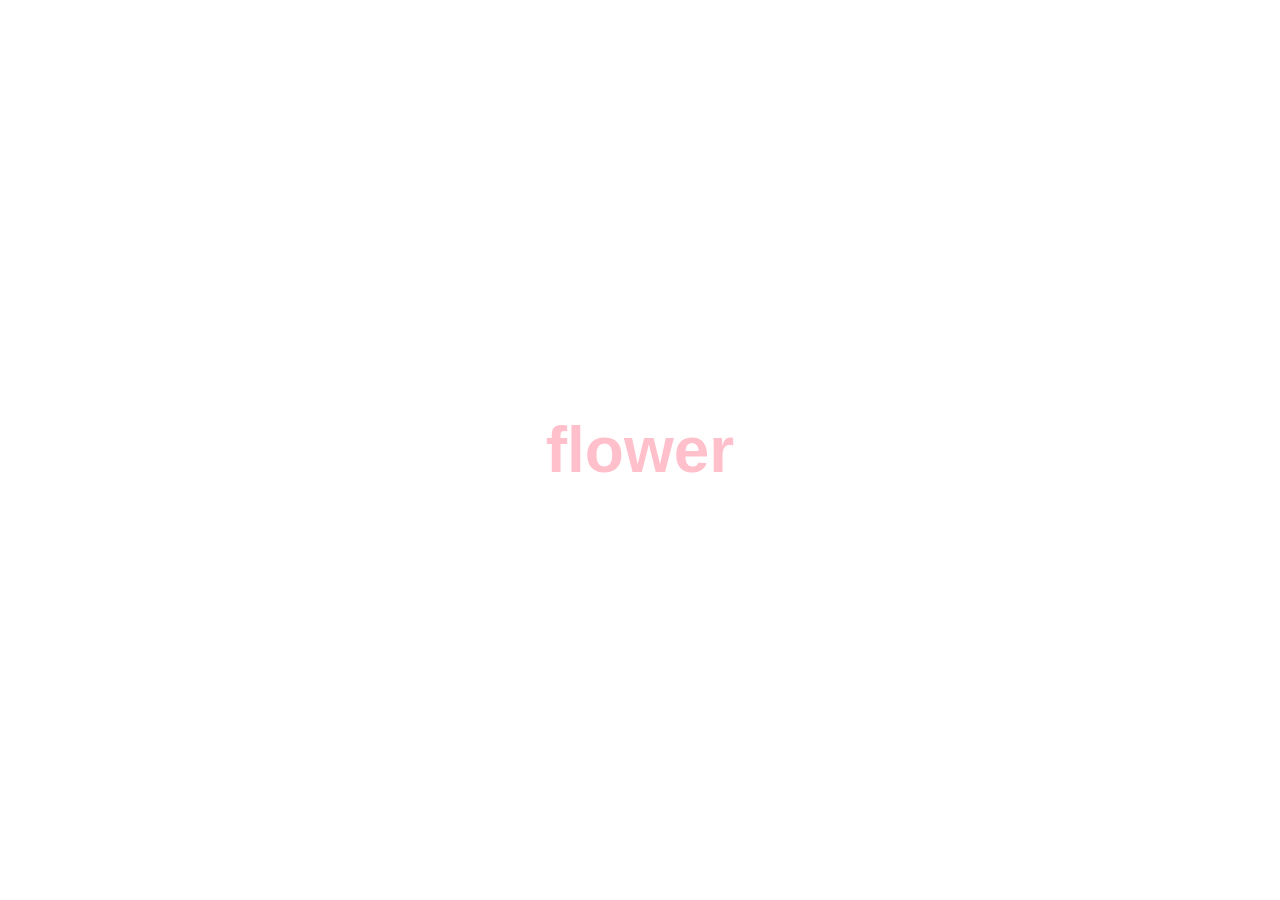
<file: index.html>
<!DOCTYPE html>
<html lang="en">
<head>
  <meta charset="UTF-8">
  <meta name="viewport" content="width=device-width, initial-scale=1.0">
  <title>flower</title>
  <style>
    body {
      margin: 0;
      min-height: 100vh;
      display: flex;
      align-items: center;
      justify-content: center;
      font-family: sans-serif;
    }
    h1 {
      color: pink;
      font-size: 4rem;
    }
  </style>
</head>
<body>
  <h1>flower</h1>
</body>
</html>
</file>
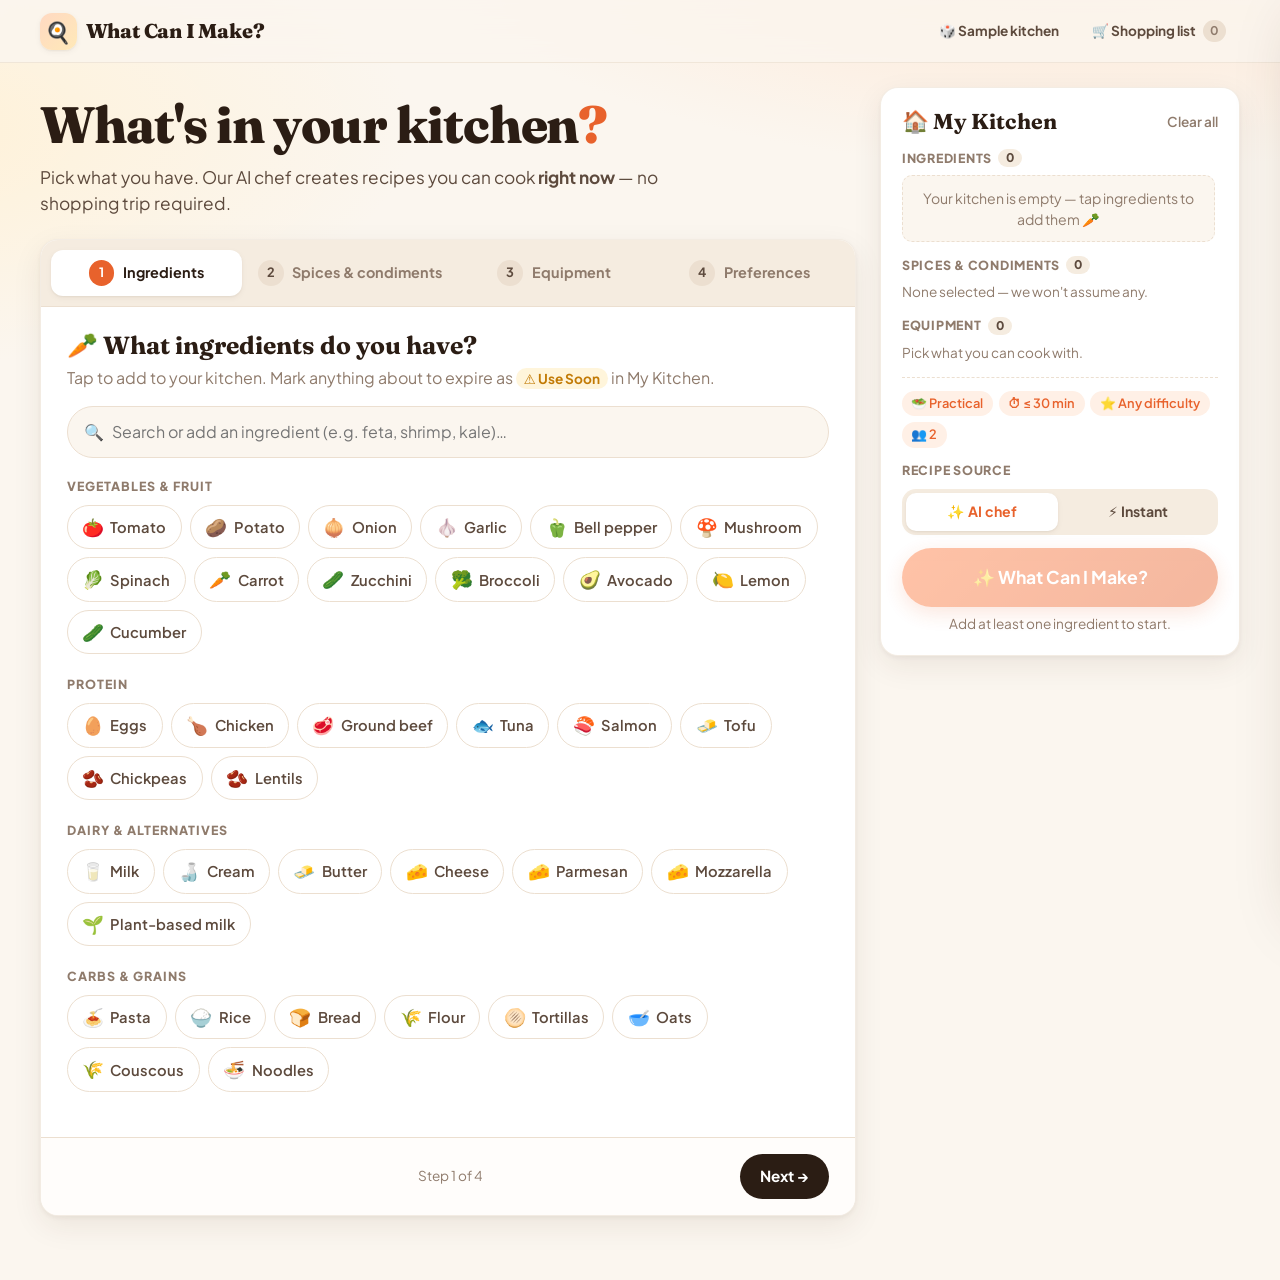
<file: static/index.html>
<!doctype html>
<html lang="en">
<head>
  <meta charset="utf-8">
  <meta name="viewport" content="width=device-width, initial-scale=1">
  <title>What Can I Make?</title>
  <meta name="description" content="Tell us what's in your kitchen — AI creates recipes you can cook right now.">
  <link rel="icon" href="data:image/svg+xml,<svg xmlns=%22http://www.w3.org/2000/svg%22 viewBox=%220 0 100 100%22><text y=%22.9em%22 font-size=%2290%22>🍳</text></svg>">
  <link rel="preconnect" href="https://fonts.googleapis.com">
  <link rel="preconnect" href="https://fonts.gstatic.com" crossorigin>
  <link href="https://fonts.googleapis.com/css2?family=Fraunces:opsz,wght@9..144,600;9..144,700;9..144,800&family=Plus+Jakarta+Sans:wght@400;500;600;700;800&display=swap" rel="stylesheet">
  <link rel="stylesheet" href="styles.css?v=4">
</head>
<body>
  <header class="topbar">
    <a class="brand" href="#" id="brandLink">
      <span class="brand-icon">🍳</span>
      <span class="brand-text">What Can I Make?</span>
    </a>
    <div class="topbar-actions">
      <button class="btn ghost small" id="sampleBtn" title="Fill in a sample kitchen">🎲 Sample kitchen</button>
      <button class="btn ghost small" id="shoppingBtn">🛒 Shopping list <span class="badge" id="shoppingCount">0</span></button>
    </div>
  </header>

  <!-- ===================== SETUP VIEW ===================== -->
  <main id="setupView" class="view">
    <div class="layout">
      <div class="main-col">
    <section class="hero">
      <h1>What's in your kitchen<span class="accent">?</span></h1>
      <p>Pick what you have. Our AI chef creates recipes you can cook <strong>right now</strong> — no shopping trip required.</p>
    </section>

      <div class="wizard card">
        <nav class="stepper" id="stepper">
          <button data-step="0" class="step active"><span class="step-num">1</span><span class="step-label">Ingredients</span></button>
          <button data-step="1" class="step"><span class="step-num">2</span><span class="step-label">Spices &amp; condiments</span></button>
          <button data-step="2" class="step"><span class="step-num">3</span><span class="step-label">Equipment</span></button>
          <button data-step="3" class="step"><span class="step-num">4</span><span class="step-label">Preferences</span></button>
        </nav>

        <!-- Step 1: ingredients -->
        <section class="panel active" data-panel="0">
          <div class="panel-head">
            <div>
              <h2>🥕 What ingredients do you have?</h2>
              <p class="muted">Tap to add to your kitchen. Mark anything about to expire as <span class="soon-pill">⚠️ Use Soon</span> in My Kitchen.</p>
            </div>
          </div>
          <div class="search">
            <span class="search-icon">🔍</span>
            <input id="ingredientSearch" type="text" placeholder="Search or add an ingredient (e.g. feta, shrimp, kale)…" autocomplete="off">
            <button class="btn small primary hidden" id="ingredientAdd">+ Add</button>
          </div>
          <div id="ingredientGroups"></div>
        </section>

        <!-- Step 2: pantry -->
        <section class="panel" data-panel="1">
          <div class="panel-head">
            <div>
              <h2>🧂 Spices &amp; condiments</h2>
              <p class="muted">We'll only use what you select — nothing is assumed.</p>
            </div>
          </div>
          <div class="quick-actions">
            <button class="btn soft" id="basicSpicesBtn">✓ Select basic spices</button>
            <button class="btn soft" id="stockedBtn">✓ I have a well-stocked pantry</button>
            <button class="btn ghost small" id="clearPantryBtn">Clear</button>
          </div>
          <div class="search">
            <span class="search-icon">🔍</span>
            <input id="pantrySearch" type="text" placeholder="Search or add a spice or condiment…" autocomplete="off">
            <button class="btn small primary hidden" id="pantryAdd">+ Add</button>
          </div>
          <div id="pantryGroups"></div>
        </section>

        <!-- Step 3: equipment -->
        <section class="panel" data-panel="2">
          <div class="panel-head">
            <div>
              <h2>🍳 What can you cook with?</h2>
              <p class="muted">Recipes will only use the equipment you select.</p>
            </div>
          </div>
          <div class="equipment-grid" id="equipmentGrid"></div>
        </section>

        <!-- Step 4: preferences -->
        <section class="panel" data-panel="3">
          <div class="panel-head">
            <div>
              <h2>🎛️ How do you want to cook?</h2>
              <p class="muted">Set your constraints and pick a recipe mode.</p>
            </div>
          </div>

          <div class="pref">
            <h3>Recipe mode</h3>
            <div class="mode-grid" id="modeGrid"></div>
          </div>

          <div class="pref-row">
            <div class="pref">
              <h3>⏱ Maximum cooking time</h3>
              <div class="segmented" id="timeSeg"></div>
            </div>
            <div class="pref">
              <h3>⭐ Difficulty</h3>
              <div class="segmented" id="diffSeg"></div>
            </div>
          </div>
          <div class="pref-row">
            <div class="pref">
              <h3>🥗 Diet</h3>
              <div class="segmented" id="dietSeg"></div>
            </div>
            <div class="pref">
              <h3>👥 Servings</h3>
              <div class="stepper-num">
                <button class="round" id="servMinus" aria-label="Fewer servings">−</button>
                <span id="servValue">2</span>
                <span class="muted" id="servLabel">people</span>
                <button class="round" id="servPlus" aria-label="More servings">+</button>
              </div>
            </div>
          </div>
        </section>

        <footer class="wizard-foot">
          <button class="btn ghost" id="prevBtn">← Back</button>
          <span class="muted small" id="stepHint"></span>
          <button class="btn dark" id="nextBtn">Next →</button>
        </footer>
      </div>
      </div>

      <!-- My Kitchen sidebar -->
      <aside class="kitchen card" id="kitchen">
        <div class="kitchen-head">
          <h2>🏠 My Kitchen</h2>
          <button class="link" id="clearKitchen">Clear all</button>
        </div>

        <div class="kitchen-section">
          <div class="kitchen-label">Ingredients <span class="count" id="ingCount">0</span></div>
          <div id="kitchenIngredients" class="kitchen-list"></div>
        </div>
        <div class="kitchen-section">
          <div class="kitchen-label">Spices &amp; condiments <span class="count" id="pantryCount">0</span></div>
          <div id="kitchenPantry" class="mini-chips"></div>
        </div>
        <div class="kitchen-section">
          <div class="kitchen-label">Equipment <span class="count" id="eqCount">0</span></div>
          <div id="kitchenEquipment" class="mini-chips"></div>
        </div>
        <div class="kitchen-section summary" id="kitchenSummary"></div>

        <div class="source-row">
          <span class="kitchen-label">Recipe source</span>
          <div class="segmented full" id="sourceSeg">
            <button data-source="ai">✨ AI chef</button>
            <button data-source="instant">⚡ Instant</button>
          </div>
        </div>
        <button class="btn magic big" id="generateBtn">✨ What Can I Make?</button>
        <p class="gen-hint muted small" id="genHint"></p>
      </aside>
    </div>
  </main>

  <!-- ===================== RESULTS VIEW ===================== -->
  <main id="resultsView" class="view hidden">
    <div class="results-head">
      <button class="btn ghost" id="editBtn">← Edit my kitchen</button>
      <div class="results-title">
        <h1 id="resultsTitle">Here's what you can make</h1>
        <div class="results-chips" id="resultsChips"></div>
        <p class="source-note hidden" id="sourceNote"></p>
      </div>
      <button class="btn magic" id="againBtn">🔄 Give Me Different Ideas</button>
    </div>

    <div id="loading" class="loading hidden">
      <div class="chef">
        <div class="steam"><span></span><span></span><span></span></div>
        <div class="pan">🍳</div>
      </div>
      <h2 id="loadingTitle">👨‍🍳 Looking through your kitchen…</h2>
      <ul class="loading-steps" id="loadingSteps"></ul>
      <div><button class="btn soft small hidden" id="skipBtn">⚡ Skip the wait — show instant recipes</button></div>
      <div class="skeletons">
        <div class="skeleton"></div><div class="skeleton"></div><div class="skeleton"></div>
      </div>
    </div>

    <div id="errorBox" class="error-box hidden">
      <div class="error-emoji">🥲</div>
      <h2>Something burned in the kitchen</h2>
      <p id="errorText"></p>
      <button class="btn magic" id="retryBtn">Try again</button>
    </div>

    <div id="recipeGrid" class="recipe-grid"></div>
  </main>

  <!-- Recipe detail modal -->
  <div class="modal-backdrop hidden" id="modal">
    <div class="modal" role="dialog" aria-modal="true" aria-labelledby="modalTitle">
      <button class="modal-close" id="modalClose" aria-label="Close">✕</button>
      <div id="modalContent"></div>
    </div>
  </div>

  <!-- Shopping list drawer -->
  <div class="drawer-backdrop hidden" id="drawerBackdrop"></div>
  <aside class="drawer" id="drawer" aria-label="Shopping list">
    <div class="drawer-head">
      <h2>🛒 Shopping list</h2>
      <button class="modal-close static" id="drawerClose" aria-label="Close">✕</button>
    </div>
    <form class="drawer-add" id="shopAddForm">
      <input id="shopAddInput" type="text" placeholder="Add an item…" autocomplete="off">
      <button class="btn small primary">Add</button>
    </form>
    <ul class="shop-list" id="shopList"></ul>
    <div class="drawer-foot">
      <button class="link" id="clearChecked">Remove checked items</button>
    </div>
  </aside>

  <div class="toast" id="toast"></div>

  <script src="config.js?v=4"></script>
  <script src="recipes.js?v=4"></script>
  <script src="app.js?v=4"></script>
</body>
</html>
</file>
<file: static/styles.css>
:root {
  --bg: #fbf6ef;
  --bg-2: #f5ece0;
  --card: #ffffff;
  --ink: #2b1d14;
  --ink-2: #5d4a3d;
  --muted: #8f7b6c;
  --line: #ecdfd0;
  --brand: #e8622c;
  --brand-2: #f59e0b;
  --brand-soft: #fff0e6;
  --green: #2f9e5b;
  --green-soft: #e6f6ec;
  --amber: #c27a05;
  --amber-soft: #fff5db;
  --red: #d64545;
  --shadow-sm: 0 1px 2px rgba(64, 38, 18, .06), 0 2px 6px rgba(64, 38, 18, .05);
  --shadow: 0 2px 4px rgba(64, 38, 18, .05), 0 10px 30px rgba(64, 38, 18, .08);
  --shadow-lg: 0 20px 60px rgba(64, 38, 18, .18);
  --r: 18px;
  --r-sm: 12px;
  --ease: cubic-bezier(.2, .8, .2, 1);
  --display: "Fraunces", Georgia, serif;
  --body: "Plus Jakarta Sans", system-ui, -apple-system, Segoe UI, sans-serif;
}

* { box-sizing: border-box; }
html { -webkit-text-size-adjust: 100%; }
body {
  margin: 0;
  font-family: var(--body);
  color: var(--ink);
  background:
    radial-gradient(1200px 500px at 85% -10%, #ffe2cc 0%, transparent 60%),
    radial-gradient(900px 400px at -10% 10%, #fff1d6 0%, transparent 60%),
    var(--bg);
  min-height: 100vh;
  line-height: 1.5;
}
h1, h2, h3 { margin: 0; line-height: 1.2; }
button { font: inherit; color: inherit; cursor: pointer; }
input { font: inherit; color: inherit; }
.hidden { display: none !important; }
.muted { color: var(--muted); }
.small { font-size: .85rem; }

/* ---------- Buttons ---------- */
.btn {
  display: inline-flex; align-items: center; justify-content: center; gap: .45rem;
  border: 0; border-radius: 999px; padding: .7rem 1.25rem;
  font-weight: 700; font-size: .95rem; white-space: nowrap;
  transition: transform .15s var(--ease), box-shadow .2s var(--ease), background .2s, opacity .2s;
}
.btn:active { transform: scale(.97); }
.btn:disabled { opacity: .45; cursor: not-allowed; transform: none; }
.btn.small { padding: .45rem .9rem; font-size: .85rem; }
.btn.ghost { background: transparent; color: var(--ink-2); }
.btn.ghost:hover { background: rgba(43, 29, 20, .06); }
.btn.soft { background: var(--brand-soft); color: var(--brand); }
.btn.soft:hover { background: #ffe3d1; }
.btn.primary { background: var(--brand); color: #fff; }
.btn.primary:hover { background: #d4541f; }
.btn.dark { background: var(--ink); color: #fff; }
.btn.dark:hover { background: #45301f; }
.btn.magic {
  color: #fff;
  background: linear-gradient(135deg, #ff7a3d 0%, #e8622c 45%, #f59e0b 100%);
  background-size: 200% 200%;
  box-shadow: 0 6px 20px rgba(232, 98, 44, .35);
}
.btn.magic:hover:not(:disabled) { background-position: 100% 50%; box-shadow: 0 10px 28px rgba(232, 98, 44, .45); transform: translateY(-1px); }
.btn.big { width: 100%; padding: 1rem 1.25rem; font-size: 1.1rem; }
.link { background: none; border: 0; color: var(--muted); font-size: .85rem; font-weight: 600; padding: 0; }
.link:hover { color: var(--brand); }
.badge {
  display: inline-grid; place-items: center; min-width: 1.4rem; height: 1.4rem; padding: 0 .35rem;
  background: var(--brand); color: #fff; border-radius: 999px; font-size: .75rem;
}
.badge.zero { background: var(--line); color: var(--muted); }
.badge.pop { animation: pop .4s var(--ease); }

/* ---------- Top bar ---------- */
.topbar {
  position: sticky; top: 0; z-index: 30;
  display: flex; justify-content: space-between; align-items: center; gap: 1rem;
  padding: .8rem clamp(16px, 4vw, 40px);
  background: rgba(251, 246, 239, .82);
  backdrop-filter: saturate(1.4) blur(12px);
  border-bottom: 1px solid rgba(236, 223, 208, .7);
}
.brand { display: flex; align-items: center; gap: .55rem; text-decoration: none; color: var(--ink); }
.brand-icon {
  display: grid; place-items: center; width: 2.3rem; height: 2.3rem; border-radius: 12px;
  background: linear-gradient(135deg, #ffd9c2, #ffe9b8); font-size: 1.3rem; box-shadow: var(--shadow-sm);
}
.brand-text { font-family: var(--display); font-weight: 800; font-size: 1.25rem; letter-spacing: -.01em; }
.topbar-actions { display: flex; gap: .25rem; }

/* ---------- Layout ---------- */
.view { max-width: 1280px; margin: 0 auto; padding: 0 clamp(16px, 4vw, 40px) 4rem; animation: fadeUp .45s var(--ease); }
.hero { padding: .4rem 0 1.4rem; }
.main-col { min-width: 0; }
.hero h1 { font-family: var(--display); font-size: clamp(2rem, 4.5vw, 3.2rem); font-weight: 800; letter-spacing: -.02em; }
.hero .accent { color: var(--brand); }
.hero p { margin: .6rem 0 0; color: var(--ink-2); font-size: 1.08rem; max-width: 640px; }

.layout { display: grid; grid-template-columns: minmax(0, 1fr) 360px; gap: 1.5rem; align-items: start; padding-top: 1.5rem; }
.card { background: var(--card); border-radius: var(--r); box-shadow: var(--shadow); border: 1px solid rgba(236, 223, 208, .6); }

/* ---------- Wizard ---------- */
.wizard { overflow: hidden; display: flex; flex-direction: column; min-height: 640px; }
.stepper { display: flex; gap: .25rem; padding: .6rem; background: var(--bg-2); border-bottom: 1px solid var(--line); overflow-x: auto; }
.step {
  flex: 1; display: flex; align-items: center; gap: .55rem; justify-content: center;
  border: 0; background: transparent; border-radius: 12px; padding: .65rem .75rem;
  font-weight: 700; color: var(--muted); font-size: .9rem; white-space: nowrap; transition: all .2s var(--ease);
}
.step:hover { color: var(--ink); }
.step.active { background: var(--card); color: var(--ink); box-shadow: var(--shadow-sm); }
.step-num {
  display: grid; place-items: center; width: 1.6rem; height: 1.6rem; border-radius: 50%;
  background: var(--line); color: var(--ink-2); font-size: .8rem; transition: all .2s;
}
.step.active .step-num { background: var(--brand); color: #fff; }
.step.done .step-num { background: var(--green); color: #fff; }

.panel { display: none; padding: 1.5rem 1.6rem; flex: 1; }
.panel.active { display: block; animation: fadeUp .35s var(--ease); }
.panel-head { margin-bottom: 1rem; }
.panel-head h2 { font-family: var(--display); font-size: 1.55rem; font-weight: 700; }
.panel-head p { margin: .35rem 0 0; }
.soon-pill { background: var(--amber-soft); color: var(--amber); padding: .1rem .5rem; border-radius: 999px; font-weight: 700; font-size: .85rem; white-space: nowrap; }

.search {
  display: flex; align-items: center; gap: .5rem;
  background: var(--bg); border: 1.5px solid var(--line); border-radius: 999px; padding: .35rem .4rem .35rem 1rem;
  transition: border-color .2s, box-shadow .2s; margin-bottom: 1.2rem;
}
.search:focus-within { border-color: var(--brand); box-shadow: 0 0 0 4px rgba(232, 98, 44, .12); background: #fff; }
.search input { flex: 1; border: 0; outline: 0; background: transparent; padding: .45rem 0; min-width: 0; }
.quick-actions { display: flex; flex-wrap: wrap; gap: .5rem; margin-bottom: 1rem; align-items: center; }

.group { margin-bottom: 1.3rem; }
.group-title { font-size: .78rem; font-weight: 800; letter-spacing: .08em; text-transform: uppercase; color: var(--muted); margin-bottom: .6rem; }
.chips { display: flex; flex-wrap: wrap; gap: .5rem; }
.chip {
  display: inline-flex; align-items: center; gap: .4rem;
  padding: .5rem .9rem; border-radius: 999px; border: 1.5px solid var(--line); background: #fff;
  font-weight: 600; font-size: .92rem; color: var(--ink-2); user-select: none;
  transition: transform .15s var(--ease), border-color .2s, background .2s, box-shadow .2s, color .2s;
}
.chip:hover { border-color: #e9c9b0; transform: translateY(-1px); box-shadow: var(--shadow-sm); }
.chip .emo { font-size: 1.1rem; }
.chip.on { background: var(--brand-soft); border-color: var(--brand); color: var(--ink); }
.chip.on::after { content: "✓"; font-weight: 800; color: var(--brand); margin-left: .1rem; }
.chip.bump { animation: bump .35s var(--ease); }
.chip.custom { border-style: dashed; }
.no-results { color: var(--muted); padding: .5rem 0 1rem; }

.equipment-grid { display: grid; grid-template-columns: repeat(auto-fill, minmax(150px, 1fr)); gap: .8rem; }
.eq-card {
  position: relative; display: flex; flex-direction: column; align-items: center; gap: .4rem;
  padding: 1.2rem .8rem; border-radius: var(--r-sm); border: 1.5px solid var(--line); background: #fff;
  font-weight: 700; color: var(--ink-2); text-align: center; font-size: .92rem;
  transition: transform .2s var(--ease), border-color .2s, box-shadow .2s, background .2s;
}
.eq-card .eq-emo { font-size: 2rem; transition: transform .25s var(--ease); }
.eq-card:hover { transform: translateY(-2px); box-shadow: var(--shadow); }
.eq-card:hover .eq-emo { transform: scale(1.12) rotate(-6deg); }
.eq-card.on { border-color: var(--brand); background: var(--brand-soft); color: var(--ink); }
.eq-card.on::after {
  content: "✓"; position: absolute; top: .5rem; right: .55rem; width: 1.3rem; height: 1.3rem; border-radius: 50%;
  background: var(--brand); color: #fff; display: grid; place-items: center; font-size: .75rem;
  animation: pop .3s var(--ease);
}

.pref { margin-bottom: 1.4rem; }
.pref h3 { font-size: .95rem; font-weight: 800; margin-bottom: .6rem; }
.pref-row { display: grid; grid-template-columns: 1.35fr 1fr; gap: 1.2rem; }
.segmented { display: inline-flex; flex-wrap: wrap; background: var(--bg-2); padding: .25rem; border-radius: 14px; gap: .2rem; }
.segmented button {
  border: 0; background: transparent; padding: .5rem .8rem; border-radius: 10px; font-weight: 700; font-size: .88rem; color: var(--ink-2);
  transition: all .2s var(--ease);
}
.segmented button:hover { color: var(--ink); }
.segmented button.on { background: #fff; color: var(--brand); box-shadow: var(--shadow-sm); }
.mode-grid { display: grid; grid-template-columns: repeat(3, 1fr); gap: .8rem; }
.mode-card {
  text-align: left; border: 1.5px solid var(--line); background: #fff; border-radius: var(--r-sm); padding: 1rem;
  transition: all .2s var(--ease);
}
.mode-card:hover { transform: translateY(-2px); box-shadow: var(--shadow); }
.mode-card .mode-emo { font-size: 1.6rem; }
.mode-card strong { display: block; margin: .3rem 0 .2rem; }
.mode-card span.desc { font-size: .83rem; color: var(--muted); line-height: 1.4; display: block; }
.mode-card.on { border-color: var(--brand); background: var(--brand-soft); box-shadow: 0 0 0 3px rgba(232, 98, 44, .12); }
.stepper-num { display: flex; align-items: center; gap: .7rem; }
.stepper-num #servValue { font-family: var(--display); font-size: 1.6rem; font-weight: 800; min-width: 1.5rem; text-align: center; }
.round { width: 2.4rem; height: 2.4rem; border-radius: 50%; border: 1.5px solid var(--line); background: #fff; font-size: 1.2rem; font-weight: 700; transition: all .15s; }
.round:hover { border-color: var(--brand); color: var(--brand); }

.wizard-foot { display: flex; justify-content: space-between; align-items: center; gap: 1rem; padding: 1rem 1.6rem; border-top: 1px solid var(--line); background: #fffdfb; }

/* ---------- Kitchen sidebar ---------- */
.kitchen { position: sticky; top: 87px; padding: 1.3rem; display: flex; flex-direction: column; gap: .85rem; max-height: calc(100vh - 104px); }
.kitchen-head { display: flex; justify-content: space-between; align-items: center; }
.kitchen-head h2 { font-family: var(--display); font-size: 1.35rem; }
.kitchen { overflow-y: auto; }
.kitchen-label { font-size: .78rem; font-weight: 800; letter-spacing: .06em; text-transform: uppercase; color: var(--muted); margin-bottom: .5rem; display: flex; align-items: center; gap: .4rem; }
.count { background: var(--bg-2); color: var(--ink-2); border-radius: 999px; padding: 0 .5rem; font-size: .75rem; letter-spacing: 0; }
.kitchen-list { display: flex; flex-direction: column; gap: .4rem; max-height: min(300px, 28vh); overflow-y: auto; padding-right: .2rem; }
.k-item {
  display: flex; align-items: center; gap: .5rem; padding: .45rem .5rem .45rem .7rem; border-radius: 10px; background: var(--bg);
  border: 1.5px solid transparent; transition: background .2s, border-color .2s;
}
.k-item.new, .mini.new, .shop-list li.new { animation: slideIn .3s var(--ease); }
.k-item.soon { background: var(--amber-soft); border-color: #f3d58a; }
.k-item .k-name { flex: 1; font-weight: 600; font-size: .9rem; min-width: 0; overflow: hidden; text-overflow: ellipsis; white-space: nowrap; }
.soon-toggle {
  border: 1.5px solid var(--line); background: #fff; border-radius: 999px; font-size: .72rem; font-weight: 800;
  padding: .2rem .55rem; color: var(--muted); transition: all .2s; white-space: nowrap;
}
.soon-toggle:hover { border-color: var(--amber); color: var(--amber); }
.soon-toggle.on { background: var(--amber); border-color: var(--amber); color: #fff; }
.x { border: 0; background: transparent; color: var(--muted); font-size: 1rem; width: 1.6rem; height: 1.6rem; border-radius: 50%; display: grid; place-items: center; }
.x:hover { background: rgba(214, 69, 69, .1); color: var(--red); }
.empty { color: var(--muted); font-size: .88rem; padding: .7rem; background: var(--bg); border-radius: 10px; text-align: center; border: 1.5px dashed var(--line); }
.mini-chips { display: flex; flex-wrap: wrap; gap: .3rem; }
.mini { background: var(--bg); border-radius: 999px; padding: .2rem .6rem; font-size: .8rem; font-weight: 600; color: var(--ink-2); }
.summary { display: flex; flex-wrap: wrap; gap: .35rem; padding-top: .8rem; border-top: 1px dashed var(--line); }
.summary .mini { background: var(--brand-soft); color: var(--brand); }
#generateBtn { position: sticky; bottom: 0; flex: none; }
.source-row { display: flex; flex-direction: column; gap: .1rem; }
.segmented.full { display: grid; grid-template-columns: 1fr 1fr; }
.source-note { margin: .7rem auto 0; max-width: 680px; font-size: .9rem; font-weight: 600; padding: .45rem .9rem; border-radius: 999px; display: inline-block; }
.source-note.ai { background: var(--brand-soft); color: var(--brand); }
.source-note.instant { background: #eef3ff; color: #2d4a8a; border-radius: 14px; }
#skipBtn { margin: -1rem 0 1.6rem; }
.gen-hint { text-align: center; margin: -.4rem 0 0; min-height: 1.2em; }

/* ---------- Results ---------- */
.results-head { display: grid; grid-template-columns: auto 1fr auto; align-items: center; gap: 1rem; padding: 1.8rem 0 1.4rem; }
.results-title { text-align: center; }
.results-title h1 { font-family: var(--display); font-size: clamp(1.7rem, 3.4vw, 2.5rem); font-weight: 800; letter-spacing: -.02em; }
.results-chips { display: flex; justify-content: center; flex-wrap: wrap; gap: .4rem; margin-top: .6rem; }
.results-chips .mini { background: #fff; box-shadow: var(--shadow-sm); }

.recipe-grid { display: grid; grid-template-columns: repeat(3, minmax(0, 1fr)); gap: 1.4rem; }
.recipe-card {
  display: flex; flex-direction: column; text-align: left; padding: 0; overflow: hidden; cursor: pointer;
  border: 1px solid rgba(236, 223, 208, .6); background: var(--card); border-radius: 22px; box-shadow: var(--shadow);
  opacity: 0; transform: translateY(30px) scale(.97);
  animation: cardIn .7s var(--ease) forwards;
  transition: transform .3s var(--ease), box-shadow .3s var(--ease);
}
.recipe-card:hover { transform: translateY(-6px); box-shadow: var(--shadow-lg); }
.recipe-card:nth-child(2) { animation-delay: .15s; }
.recipe-card:nth-child(3) { animation-delay: .3s; }
.rc-top { position: relative; height: 150px; display: grid; place-items: center; overflow: hidden; }
.rc-top .rc-emoji { font-size: 4.6rem; filter: drop-shadow(0 8px 14px rgba(0,0,0,.18)); transition: transform .5s var(--ease); }
.recipe-card:hover .rc-emoji { transform: scale(1.12) rotate(-6deg); }
.rc-top::before { content: ""; position: absolute; inset: 0; background: radial-gradient(circle at 30% 20%, rgba(255,255,255,.55), transparent 55%); }
.g0 { background: linear-gradient(135deg, #ffd1b3, #ffb38a); }
.g1 { background: linear-gradient(135deg, #d9f0c9, #ffe6a3); }
.g2 { background: linear-gradient(135deg, #ffe0ea, #ffd6a8); }
.status {
  position: absolute; top: .9rem; left: .9rem; display: inline-flex; align-items: center; gap: .35rem;
  padding: .3rem .7rem; border-radius: 999px; font-weight: 800; font-size: .8rem; background: #fff; box-shadow: var(--shadow-sm);
}
.status.ready { color: var(--green); }
.status.almost { color: var(--amber); }
.status .dot { width: .55rem; height: .55rem; border-radius: 50%; background: currentColor; box-shadow: 0 0 0 3px color-mix(in srgb, currentColor 25%, transparent); }
.rc-body { padding: 1.2rem 1.3rem 1.3rem; display: flex; flex-direction: column; gap: .8rem; flex: 1; }
.rc-body h3 { font-family: var(--display); font-size: 1.35rem; font-weight: 700; letter-spacing: -.01em; }
.rc-desc { color: var(--ink-2); font-size: .92rem; margin: -.3rem 0 0; }
.meta { display: flex; flex-wrap: wrap; gap: .4rem; }
.meta span { background: var(--bg); padding: .25rem .6rem; border-radius: 999px; font-size: .8rem; font-weight: 700; color: var(--ink-2); }
.meta span.tag { background: var(--green-soft); color: var(--green); }
.rc-label { font-size: .72rem; font-weight: 800; letter-spacing: .07em; text-transform: uppercase; color: var(--muted); margin-bottom: .3rem; }
.uses { font-weight: 600; font-size: .9rem; color: var(--ink); }
.uses .sep { color: var(--brand); margin: 0 .3rem; }
.use-soon-banner { background: var(--amber-soft); color: #8a5600; border-radius: 10px; padding: .5rem .7rem; font-size: .85rem; font-weight: 700; }
.missing-box { background: #fff7f0; border: 1.5px dashed #f2c3a3; border-radius: 12px; padding: .6rem .7rem; font-size: .88rem; }
.missing-box strong { color: var(--amber); }
.missing-box .btn { margin-top: .5rem; width: 100%; }
.rc-foot { margin-top: auto; display: flex; justify-content: space-between; align-items: center; padding-top: .3rem; color: var(--brand); font-weight: 800; font-size: .92rem; }
.rc-foot .arrow { transition: transform .2s var(--ease); }
.recipe-card:hover .rc-foot .arrow { transform: translateX(4px); }

/* ---------- Loading ---------- */
.loading { text-align: center; padding: 1rem 0 0; animation: fadeUp .4s var(--ease); }
.chef { position: relative; width: 120px; height: 120px; margin: 1rem auto .6rem; }
.pan { font-size: 5rem; animation: toss 1.4s ease-in-out infinite; display: inline-block; transform-origin: 70% 70%; }
.steam { position: absolute; top: -10px; left: 50%; transform: translateX(-50%); display: flex; gap: 10px; }
.steam span { width: 8px; height: 30px; border-radius: 8px; background: linear-gradient(to top, rgba(232,98,44,.35), transparent); animation: steam 1.8s ease-in-out infinite; }
.steam span:nth-child(2) { animation-delay: .3s; }
.steam span:nth-child(3) { animation-delay: .6s; }
.loading h2 { font-family: var(--display); font-size: 1.7rem; }
.loading-steps { list-style: none; padding: 0; margin: 1rem auto 2rem; display: inline-flex; flex-direction: column; gap: .5rem; text-align: left; }
.loading-steps li { display: flex; align-items: center; gap: .6rem; font-weight: 600; color: var(--muted); opacity: .35; transition: all .4s var(--ease); }
.loading-steps li.active { opacity: 1; color: var(--ink); }
.loading-steps li.done { opacity: 1; color: var(--green); }
.loading-steps .ico { width: 1.4rem; height: 1.4rem; border-radius: 50%; display: grid; place-items: center; font-size: .75rem; background: var(--line); }
.loading-steps li.active .ico { background: transparent; border: 2.5px solid var(--brand); border-top-color: transparent; animation: spin .8s linear infinite; }
.loading-steps li.done .ico { background: var(--green); color: #fff; }
.skeletons { display: grid; grid-template-columns: repeat(3, 1fr); gap: 1.4rem; }
.skeleton {
  height: 380px; border-radius: 22px;
  background: linear-gradient(100deg, #f3e8db 20%, #fbf4ec 40%, #f3e8db 60%) 0 0 / 300% 100%;
  animation: shimmer 1.6s linear infinite;
}

.error-box { max-width: 520px; margin: 2rem auto; text-align: center; background: #fff; border-radius: var(--r); padding: 2rem; box-shadow: var(--shadow); animation: fadeUp .4s var(--ease); }
.error-emoji { font-size: 3rem; }
.error-box h2 { font-family: var(--display); margin: .5rem 0; }
.error-box p { color: var(--ink-2); margin-bottom: 1.2rem; }

/* ---------- Modal ---------- */
.modal-backdrop {
  position: fixed; inset: 0; z-index: 50; background: rgba(43, 29, 20, .45); backdrop-filter: blur(4px);
  display: grid; place-items: center; padding: 2rem 16px; animation: fade .25s var(--ease); overflow-y: auto;
}
.modal {
  position: relative; width: min(920px, 100%); max-height: calc(100vh - 4rem); overflow-y: auto;
  background: #fff; border-radius: 24px; box-shadow: var(--shadow-lg); animation: modalIn .35s var(--ease);
}
.modal-close {
  position: absolute; top: 1rem; right: 1rem; z-index: 2; width: 2.4rem; height: 2.4rem; border-radius: 50%; border: 0;
  background: rgba(255,255,255,.9); box-shadow: var(--shadow-sm); font-size: 1rem; transition: transform .2s;
}
.modal-close:hover { transform: rotate(90deg); }
.modal-close.static { position: static; }
.m-hero { padding: 2rem 2rem 1.5rem; display: flex; gap: 1.4rem; align-items: center; border-radius: 24px 24px 0 0; }
.m-emoji { font-size: 4.5rem; filter: drop-shadow(0 8px 14px rgba(0,0,0,.18)); }
.m-hero h2 { font-family: var(--display); font-size: clamp(1.6rem, 3vw, 2.2rem); font-weight: 800; letter-spacing: -.02em; margin: .4rem 0 .3rem; }
.m-hero p { margin: 0 0 .7rem; color: var(--ink-2); }
.m-hero .meta span { background: rgba(255,255,255,.75); }
.m-hero .status { position: static; }
.m-body { display: grid; grid-template-columns: 320px 1fr; gap: 2rem; padding: 1.6rem 2rem 2rem; }
.m-body h3 { font-family: var(--display); font-size: 1.2rem; margin-bottom: .8rem; }
.ing-list { list-style: none; padding: 0; margin: 0 0 1.4rem; display: flex; flex-direction: column; gap: .35rem; }
.ing-list li { display: flex; gap: .6rem; align-items: baseline; padding: .45rem .6rem; border-radius: 10px; background: var(--bg); font-size: .92rem; }
.ing-list li .src { flex: none; width: 1.2rem; text-align: center; }
.ing-list li .q { color: var(--muted); font-weight: 700; margin-left: auto; text-align: right; flex: none; max-width: 45%; }
.ing-list li.missing { background: #fff7f0; border: 1.5px dashed #f2c3a3; }
.ing-list li.soon { background: var(--amber-soft); }
.legend { font-size: .78rem; color: var(--muted); margin: -.8rem 0 1.2rem; }
.eq-list { display: flex; flex-wrap: wrap; gap: .35rem; margin-bottom: 1.4rem; }
.eq-list .mini.appliance { background: var(--brand-soft); color: var(--brand); }
.steps { list-style: none; padding: 0; margin: 0; counter-reset: s; display: flex; flex-direction: column; gap: .7rem; }
.steps li {
  counter-increment: s; position: relative; padding: .8rem 1rem .8rem 3.3rem; border-radius: 14px; background: var(--bg);
  cursor: pointer; transition: all .2s var(--ease); border: 1.5px solid transparent;
}
.steps li:hover { border-color: var(--line); }
.steps li::before {
  content: counter(s); position: absolute; left: .9rem; top: .75rem; width: 1.7rem; height: 1.7rem; border-radius: 50%;
  background: var(--brand); color: #fff; display: grid; place-items: center; font-weight: 800; font-size: .85rem;
}
.steps li.done { opacity: .55; text-decoration: line-through; }
.steps li.done::before { content: "✓"; background: var(--green); }
.note { border-radius: 14px; padding: 1rem 1.1rem; margin-top: 1.2rem; font-size: .93rem; }
.note.why { background: var(--green-soft); color: #1f6b3d; }
.note.adapt { background: #eef3ff; color: #2d4a8a; }
.note strong { display: block; margin-bottom: .2rem; }

/* ---------- Drawer ---------- */
.drawer-backdrop { position: fixed; inset: 0; z-index: 55; background: rgba(43, 29, 20, .3); animation: fade .2s; }
.drawer {
  position: fixed; top: 0; right: 0; bottom: 0; z-index: 60; width: min(380px, 100%); background: #fff; box-shadow: var(--shadow-lg);
  transform: translateX(105%); transition: transform .35s var(--ease); display: flex; flex-direction: column; padding: 1.3rem;
}
.drawer.open { transform: none; }
.drawer-head { display: flex; justify-content: space-between; align-items: center; margin-bottom: 1rem; }
.drawer-head h2 { font-family: var(--display); }
.drawer-add { display: flex; gap: .5rem; margin-bottom: 1rem; }
.drawer-add input { flex: 1; border: 1.5px solid var(--line); border-radius: 999px; padding: .5rem 1rem; outline: 0; min-width: 0; }
.drawer-add input:focus { border-color: var(--brand); }
.shop-list { list-style: none; padding: 0; margin: 0; flex: 1; overflow-y: auto; display: flex; flex-direction: column; gap: .4rem; }
.shop-list li { display: flex; align-items: center; gap: .7rem; padding: .6rem .7rem; border-radius: 12px; background: var(--bg); }
.shop-list li label { flex: 1; display: flex; align-items: center; gap: .6rem; cursor: pointer; font-weight: 600; min-width: 0; }
.shop-list li .for { display: block; font-size: .75rem; color: var(--muted); font-weight: 500; }
.shop-list input[type=checkbox] { width: 1.15rem; height: 1.15rem; accent-color: var(--green); flex: none; }
.shop-list li.checked .nm { text-decoration: line-through; color: var(--muted); }
.drawer-foot { padding-top: 1rem; border-top: 1px solid var(--line); text-align: center; }

/* ---------- Toast ---------- */
.toast {
  position: fixed; left: 50%; bottom: 1.5rem; z-index: 80; transform: translate(-50%, 150%);
  background: var(--ink); color: #fff; padding: .75rem 1.2rem; border-radius: 999px; font-weight: 600; box-shadow: var(--shadow-lg);
  transition: transform .35s var(--ease), opacity .25s; max-width: calc(100% - 32px); text-align: center;
  opacity: 0; pointer-events: none;
}
.toast.show { transform: translate(-50%, 0); opacity: 1; }

/* ---------- Animations ---------- */
@keyframes fadeUp { from { opacity: 0; transform: translateY(12px); } to { opacity: 1; transform: none; } }
@keyframes fade { from { opacity: 0; } to { opacity: 1; } }
@keyframes slideIn { from { opacity: 0; transform: translateX(10px); } to { opacity: 1; transform: none; } }
@keyframes pop { 0% { transform: scale(.4); } 70% { transform: scale(1.2); } 100% { transform: scale(1); } }
@keyframes bump { 0% { transform: scale(1); } 40% { transform: scale(1.1); } 100% { transform: scale(1); } }
@keyframes cardIn { to { opacity: 1; transform: none; } }
@keyframes modalIn { from { opacity: 0; transform: translateY(20px) scale(.97); } to { opacity: 1; transform: none; } }
@keyframes toss { 0%, 100% { transform: rotate(0) translateY(0); } 30% { transform: rotate(-14deg) translateY(-10px); } 60% { transform: rotate(6deg) translateY(0); } }
@keyframes steam { 0% { opacity: 0; transform: translateY(10px) scaleY(.6); } 50% { opacity: 1; } 100% { opacity: 0; transform: translateY(-20px) scaleY(1.1); } }
@keyframes spin { to { transform: rotate(360deg); } }
@keyframes shimmer { to { background-position: -150% 0; } }

@media (prefers-reduced-motion: reduce) {
  *, *::before, *::after { animation-duration: .01ms !important; animation-iteration-count: 1 !important; transition-duration: .01ms !important; }
  .recipe-card { opacity: 1; transform: none; }
}

/* ---------- Responsive ---------- */
@media (max-width: 1080px) {
  .recipe-grid, .skeletons { grid-template-columns: repeat(2, minmax(0, 1fr)); }
  .skeleton:nth-child(3) { display: none; }
}
@media (max-width: 900px) {
  .layout { grid-template-columns: 1fr; }
  .kitchen { position: static; max-height: none; }
  .wizard { min-height: 0; }
  .m-body { grid-template-columns: 1fr; }
  .results-head { grid-template-columns: 1fr; text-align: center; }
  .results-head .btn { justify-self: center; }
}
@media (max-width: 640px) {
  .recipe-grid, .skeletons { grid-template-columns: 1fr; }
  .skeleton:nth-child(n+2) { display: none; }
  .mode-grid, .pref-row { grid-template-columns: 1fr; }
  .step-label { display: none; }
  .step.active .step-label { display: inline; }
  .panel { padding: 1.2rem 1rem; }
  .wizard-foot { padding: .8rem 1rem; }
  #stepHint { display: none; }
  .brand-text { font-size: 1.05rem; }
  #sampleBtn { display: none; }
  .m-hero { flex-direction: column; text-align: center; padding: 2.2rem 1.2rem 1.2rem; }
  .m-hero .meta { justify-content: center; }
  .m-body { padding: 1.2rem; }
}
</file>
